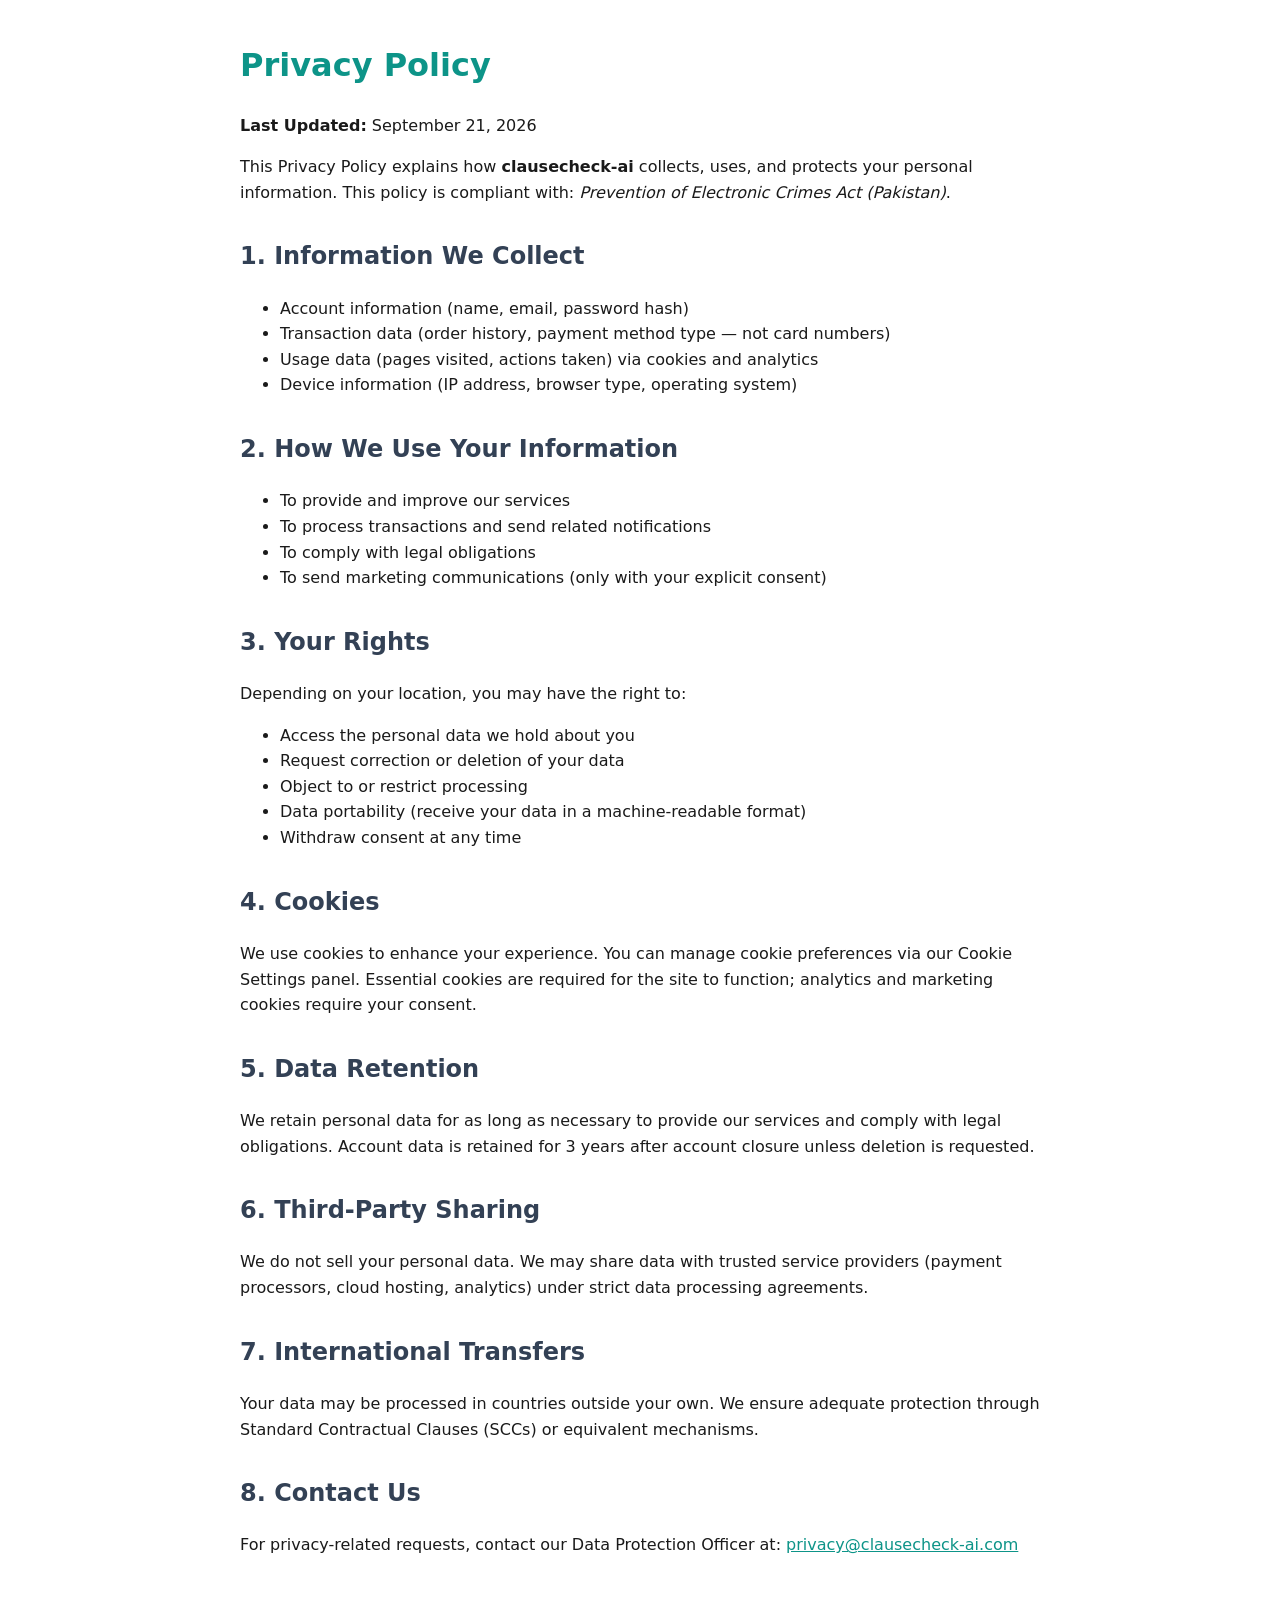
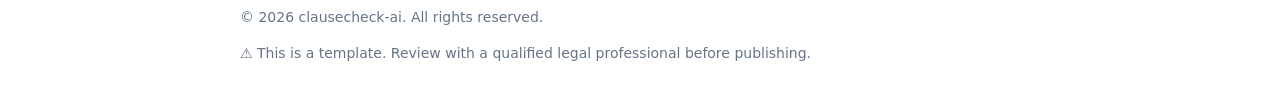
<file: privacy-policy.html>
<!doctype html>
<html lang="en">
  <head>
    <meta charset="UTF-8" />
    <meta name="viewport" content="width=device-width, initial-scale=1.0" />
    <title>Privacy Policy — clausecheck-ai</title>
    <style>
      body {
        font-family: system-ui, sans-serif;
        max-width: 800px;
        margin: 40px auto;
        padding: 0 20px;
        line-height: 1.6;
        color: #1a1a1a;
      }
      h1 {
        color: #0d9488;
      }
      h2 {
        color: #334155;
        margin-top: 2rem;
      }
      a {
        color: #0d9488;
      }
      footer {
        margin-top: 3rem;
        color: #64748b;
        font-size: 0.875rem;
      }
    </style>
  </head>
  <body>
    <h1>Privacy Policy</h1>
    <p><strong>Last Updated:</strong> September 21, 2026</p>
    <p>
      This Privacy Policy explains how <strong>clausecheck-ai</strong> collects, uses, and protects
      your personal information. This policy is compliant with:
      <em>Prevention of Electronic Crimes Act (Pakistan)</em>.
    </p>

    <h2>1. Information We Collect</h2>
    <ul>
      <li>Account information (name, email, password hash)</li>
      <li>Transaction data (order history, payment method type — not card numbers)</li>
      <li>Usage data (pages visited, actions taken) via cookies and analytics</li>
      <li>Device information (IP address, browser type, operating system)</li>
    </ul>

    <h2>2. How We Use Your Information</h2>
    <ul>
      <li>To provide and improve our services</li>
      <li>To process transactions and send related notifications</li>
      <li>To comply with legal obligations</li>
      <li>To send marketing communications (only with your explicit consent)</li>
    </ul>

    <h2>3. Your Rights</h2>
    <p>Depending on your location, you may have the right to:</p>
    <ul>
      <li>Access the personal data we hold about you</li>
      <li>Request correction or deletion of your data</li>
      <li>Object to or restrict processing</li>
      <li>Data portability (receive your data in a machine-readable format)</li>
      <li>Withdraw consent at any time</li>
    </ul>

    <h2>4. Cookies</h2>
    <p>
      We use cookies to enhance your experience. You can manage cookie preferences via our Cookie
      Settings panel. Essential cookies are required for the site to function; analytics and
      marketing cookies require your consent.
    </p>

    <h2>5. Data Retention</h2>
    <p>
      We retain personal data for as long as necessary to provide our services and comply with legal
      obligations. Account data is retained for 3 years after account closure unless deletion is
      requested.
    </p>

    <h2>6. Third-Party Sharing</h2>
    <p>
      We do not sell your personal data. We may share data with trusted service providers (payment
      processors, cloud hosting, analytics) under strict data processing agreements.
    </p>

    <h2>7. International Transfers</h2>
    <p>
      Your data may be processed in countries outside your own. We ensure adequate protection
      through Standard Contractual Clauses (SCCs) or equivalent mechanisms.
    </p>

    <h2>8. Contact Us</h2>
    <p>
      For privacy-related requests, contact our Data Protection Officer at:
      <a href="mailto:privacy@clausecheck-ai.com"> privacy@clausecheck-ai.com </a>
    </p>

    <footer>
      <p>© 2026 clausecheck-ai. All rights reserved.</p>
      <p>⚠️ This is a template. Review with a qualified legal professional before publishing.</p>
    </footer>
  </body>
</html>
</file>
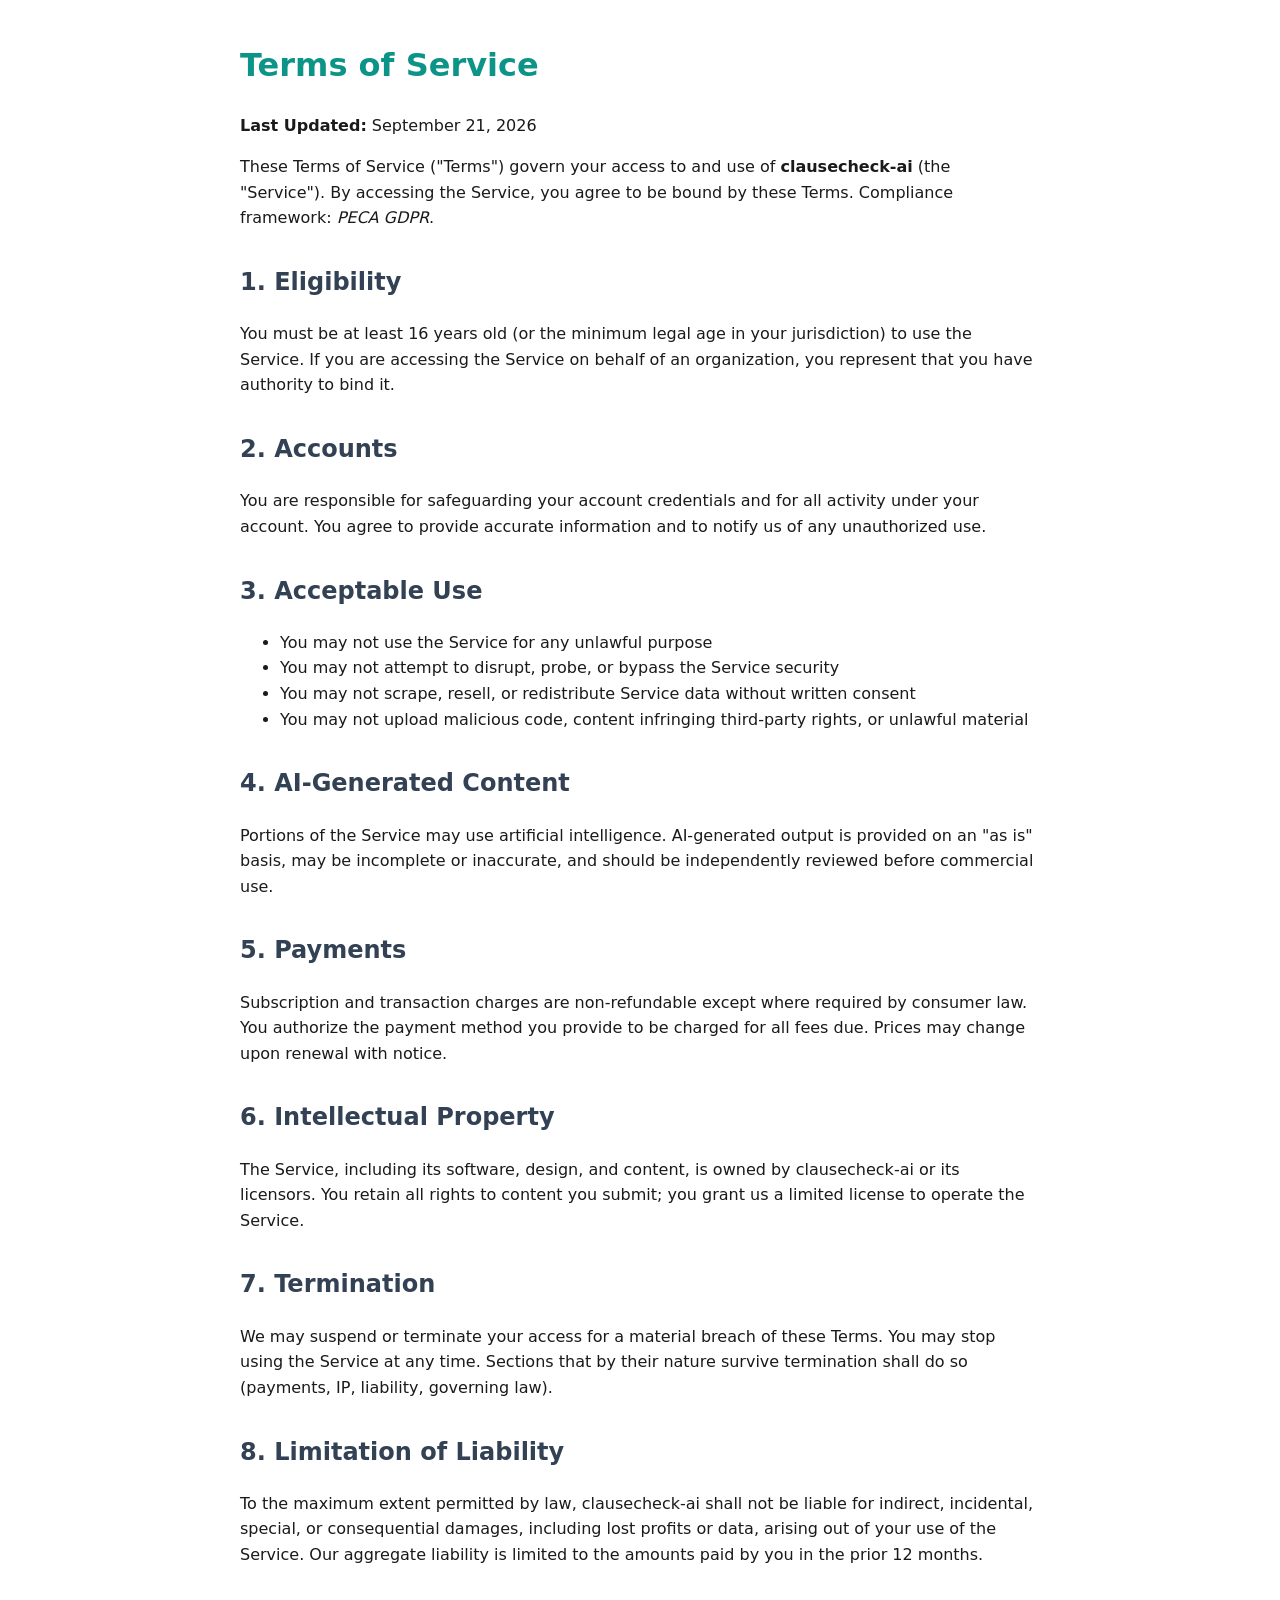
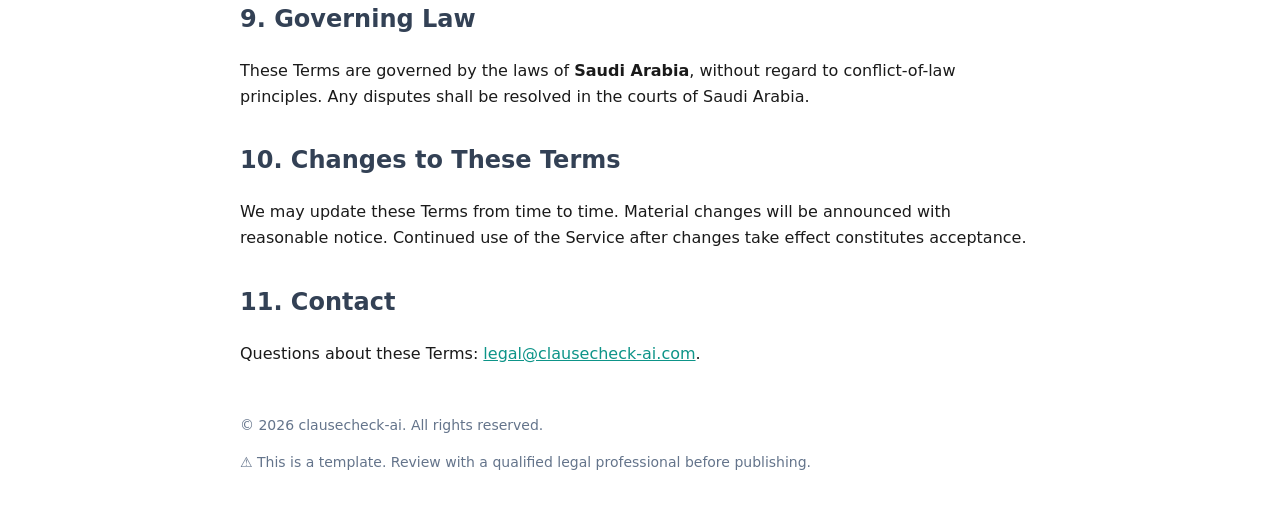
<file: terms-of-service.html>
<!doctype html>
<html lang="en">
  <head>
    <meta charset="UTF-8" />
    <meta name="viewport" content="width=device-width, initial-scale=1.0" />
    <title>Terms of Service — clausecheck-ai</title>
    <style>
      body {
        font-family: system-ui, sans-serif;
        max-width: 800px;
        margin: 40px auto;
        padding: 0 20px;
        line-height: 1.6;
        color: #1a1a1a;
      }
      h1 {
        color: #0d9488;
      }
      h2 {
        color: #334155;
        margin-top: 2rem;
      }
      a {
        color: #0d9488;
      }
      footer {
        margin-top: 3rem;
        color: #64748b;
        font-size: 0.875rem;
      }
    </style>
  </head>
  <body>
    <h1>Terms of Service</h1>
    <p><strong>Last Updated:</strong> September 21, 2026</p>
    <p>
      These Terms of Service ("Terms") govern your access to and use of
      <strong>clausecheck-ai</strong> (the "Service"). By accessing the Service, you agree to be
      bound by these Terms. Compliance framework: <em>PECA GDPR</em>.
    </p>

    <h2>1. Eligibility</h2>
    <p>
      You must be at least 16 years old (or the minimum legal age in your jurisdiction) to use the
      Service. If you are accessing the Service on behalf of an organization, you represent that you
      have authority to bind it.
    </p>

    <h2>2. Accounts</h2>
    <p>
      You are responsible for safeguarding your account credentials and for all activity under your
      account. You agree to provide accurate information and to notify us of any unauthorized use.
    </p>

    <h2>3. Acceptable Use</h2>
    <ul>
      <li>You may not use the Service for any unlawful purpose</li>
      <li>You may not attempt to disrupt, probe, or bypass the Service security</li>
      <li>You may not scrape, resell, or redistribute Service data without written consent</li>
      <li>
        You may not upload malicious code, content infringing third-party rights, or unlawful
        material
      </li>
    </ul>

    <h2>4. AI-Generated Content</h2>
    <p>
      Portions of the Service may use artificial intelligence. AI-generated output is provided on an
      "as is" basis, may be incomplete or inaccurate, and should be independently reviewed before
      commercial use.
    </p>

    <h2>5. Payments</h2>
    <p>
      Subscription and transaction charges are non-refundable except where required by consumer law.
      You authorize the payment method you provide to be charged for all fees due. Prices may change
      upon renewal with notice.
    </p>

    <h2>6. Intellectual Property</h2>
    <p>
      The Service, including its software, design, and content, is owned by clausecheck-ai or its
      licensors. You retain all rights to content you submit; you grant us a limited license to
      operate the Service.
    </p>

    <h2>7. Termination</h2>
    <p>
      We may suspend or terminate your access for a material breach of these Terms. You may stop
      using the Service at any time. Sections that by their nature survive termination shall do so
      (payments, IP, liability, governing law).
    </p>

    <h2>8. Limitation of Liability</h2>
    <p>
      To the maximum extent permitted by law, clausecheck-ai shall not be liable for indirect,
      incidental, special, or consequential damages, including lost profits or data, arising out of
      your use of the Service. Our aggregate liability is limited to the amounts paid by you in the
      prior 12 months.
    </p>

    <h2>9. Governing Law</h2>
    <p>
      These Terms are governed by the laws of <strong>Saudi Arabia</strong>, without regard to
      conflict-of-law principles. Any disputes shall be resolved in the courts of Saudi Arabia.
    </p>

    <h2>10. Changes to These Terms</h2>
    <p>
      We may update these Terms from time to time. Material changes will be announced with
      reasonable notice. Continued use of the Service after changes take effect constitutes
      acceptance.
    </p>

    <h2>11. Contact</h2>
    <p>
      Questions about these Terms:
      <a href="mailto:legal@clausecheck-ai.com">legal@clausecheck-ai.com</a>.
    </p>

    <footer>
      <p>© 2026 clausecheck-ai. All rights reserved.</p>
      <p>⚠️ This is a template. Review with a qualified legal professional before publishing.</p>
    </footer>
  </body>
</html>
</file>
